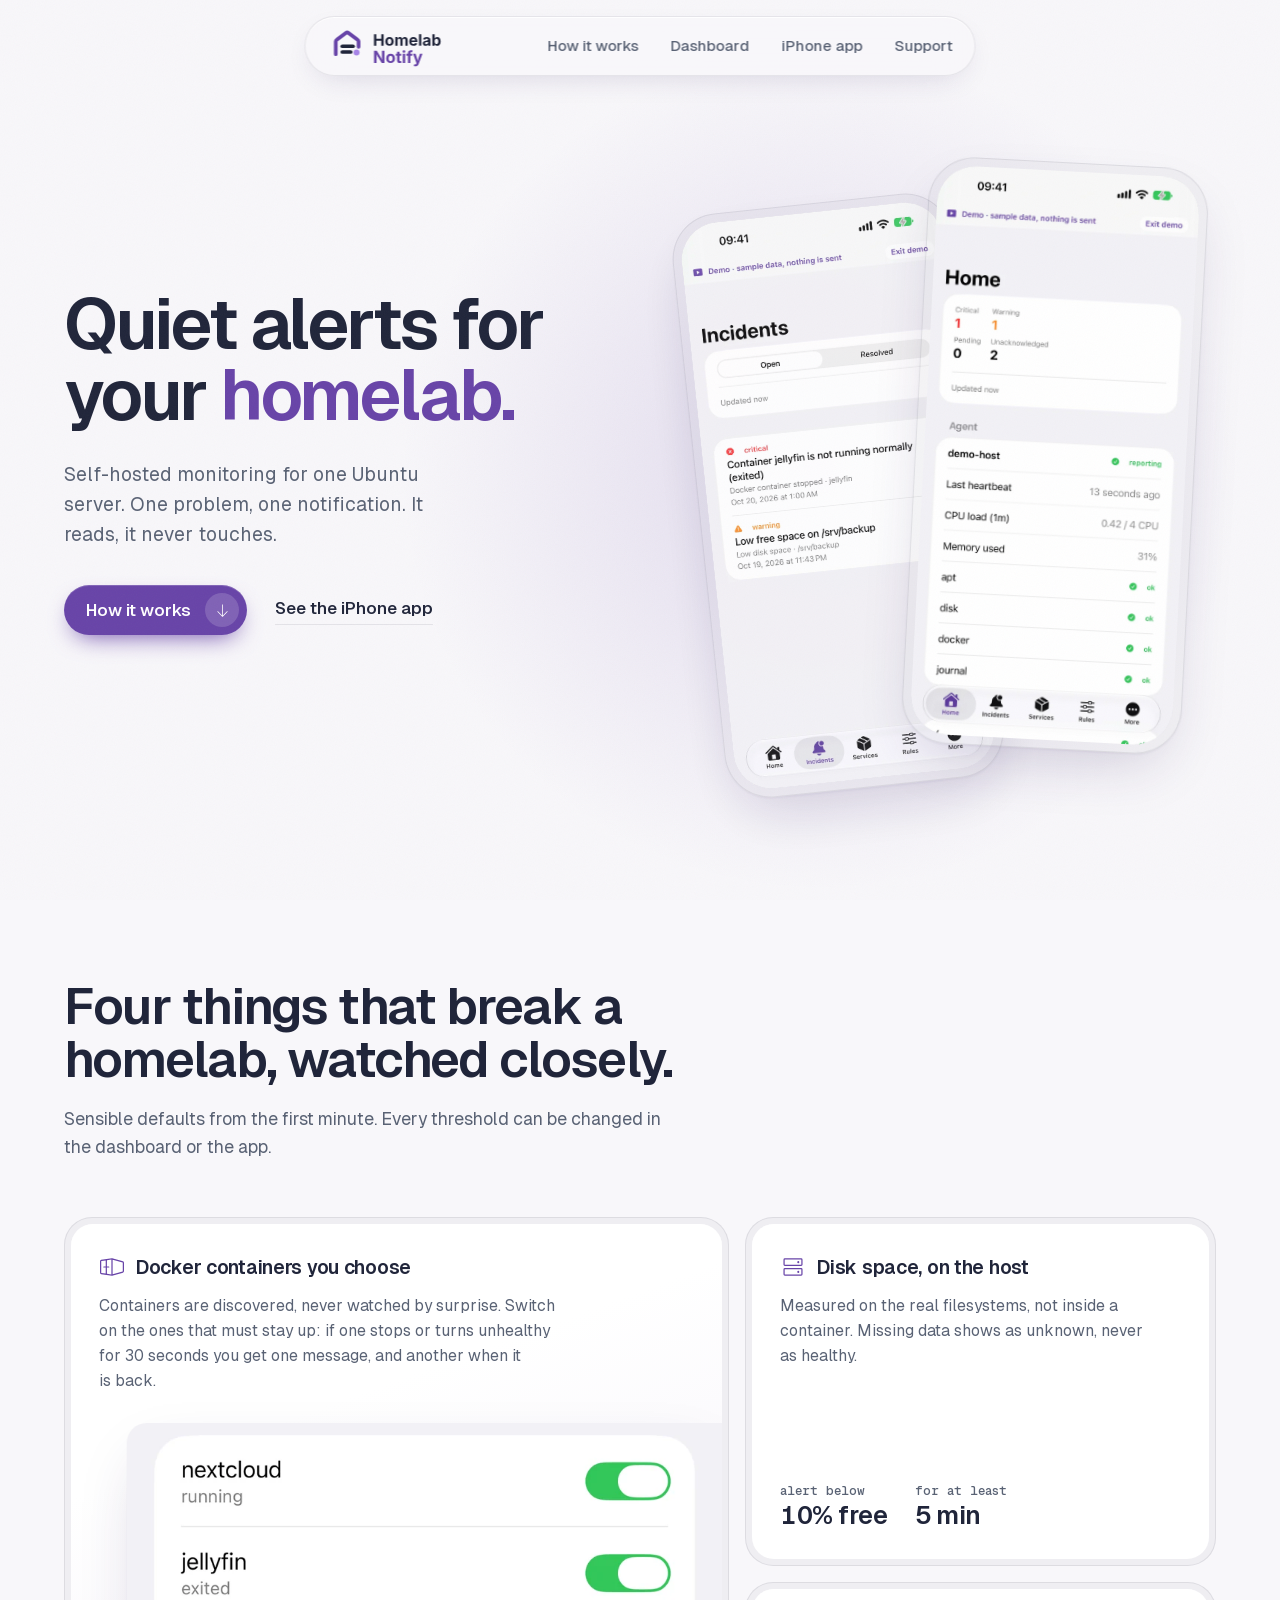
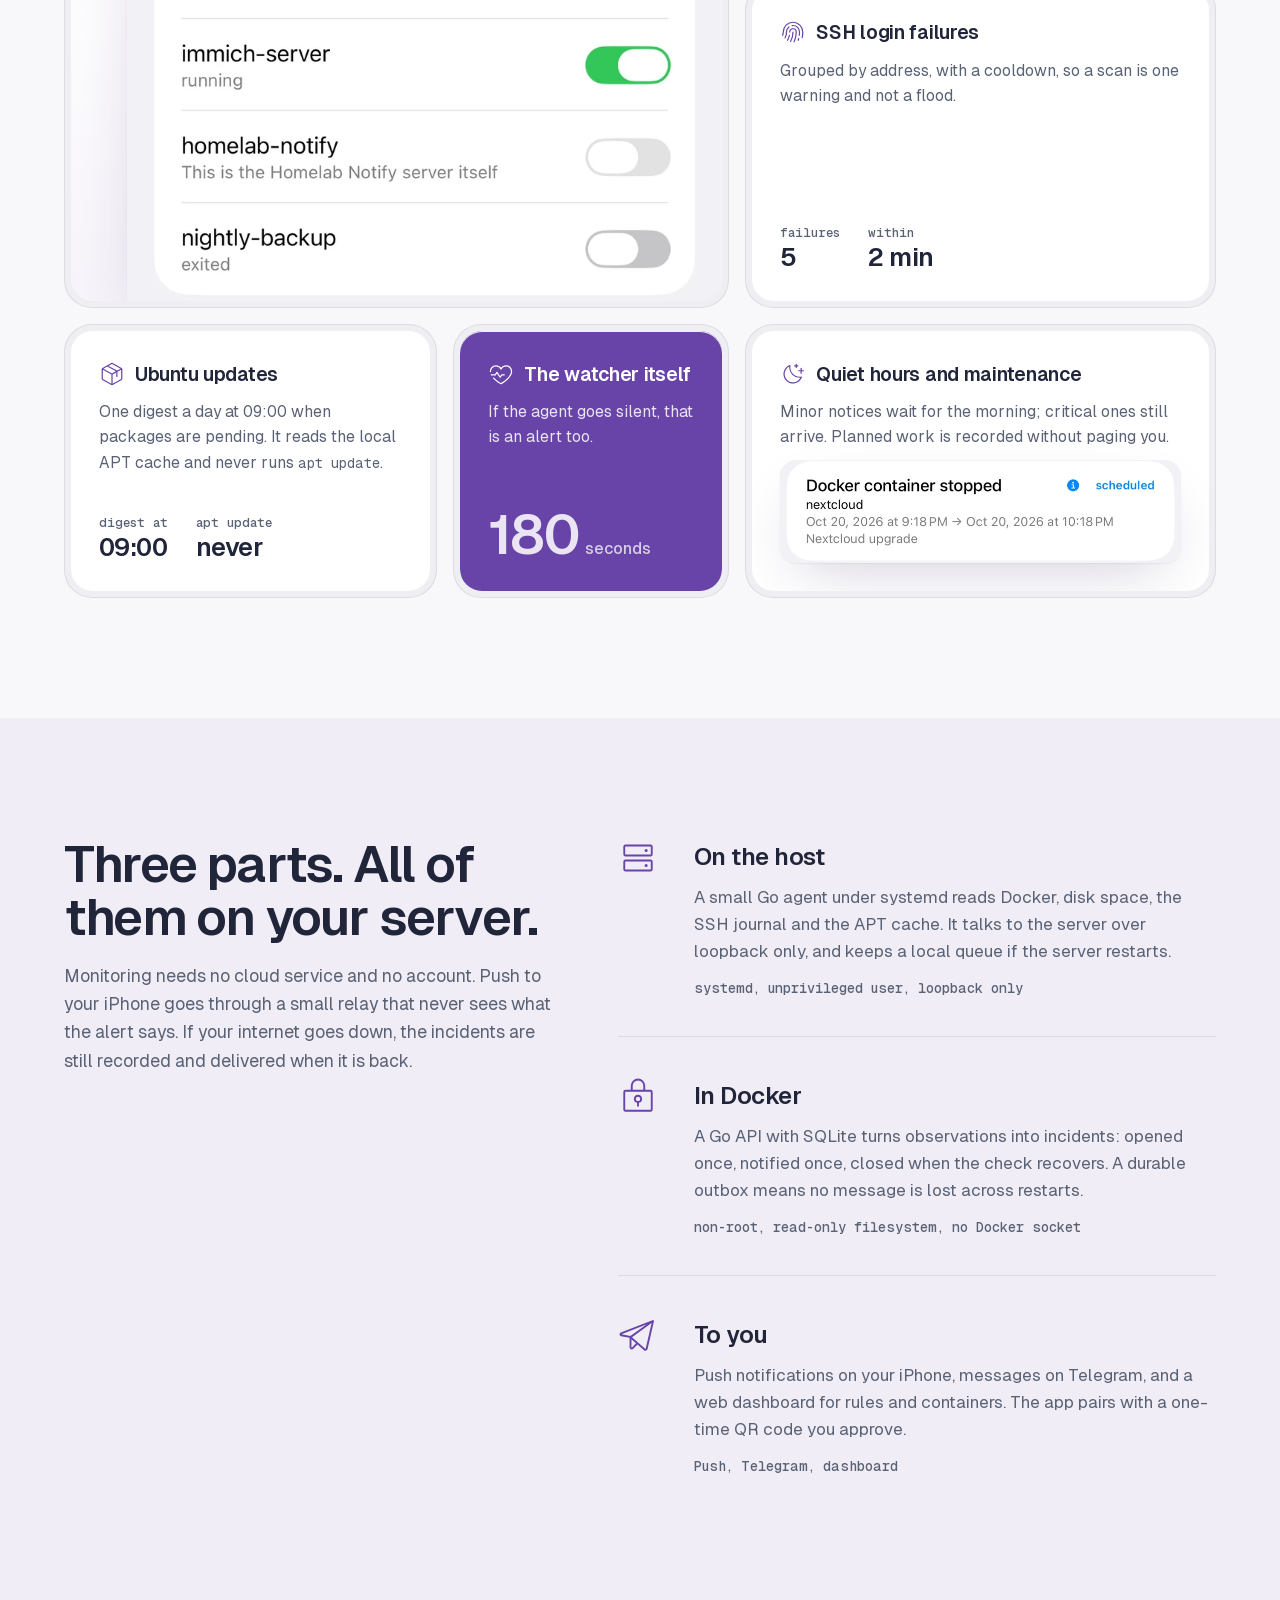
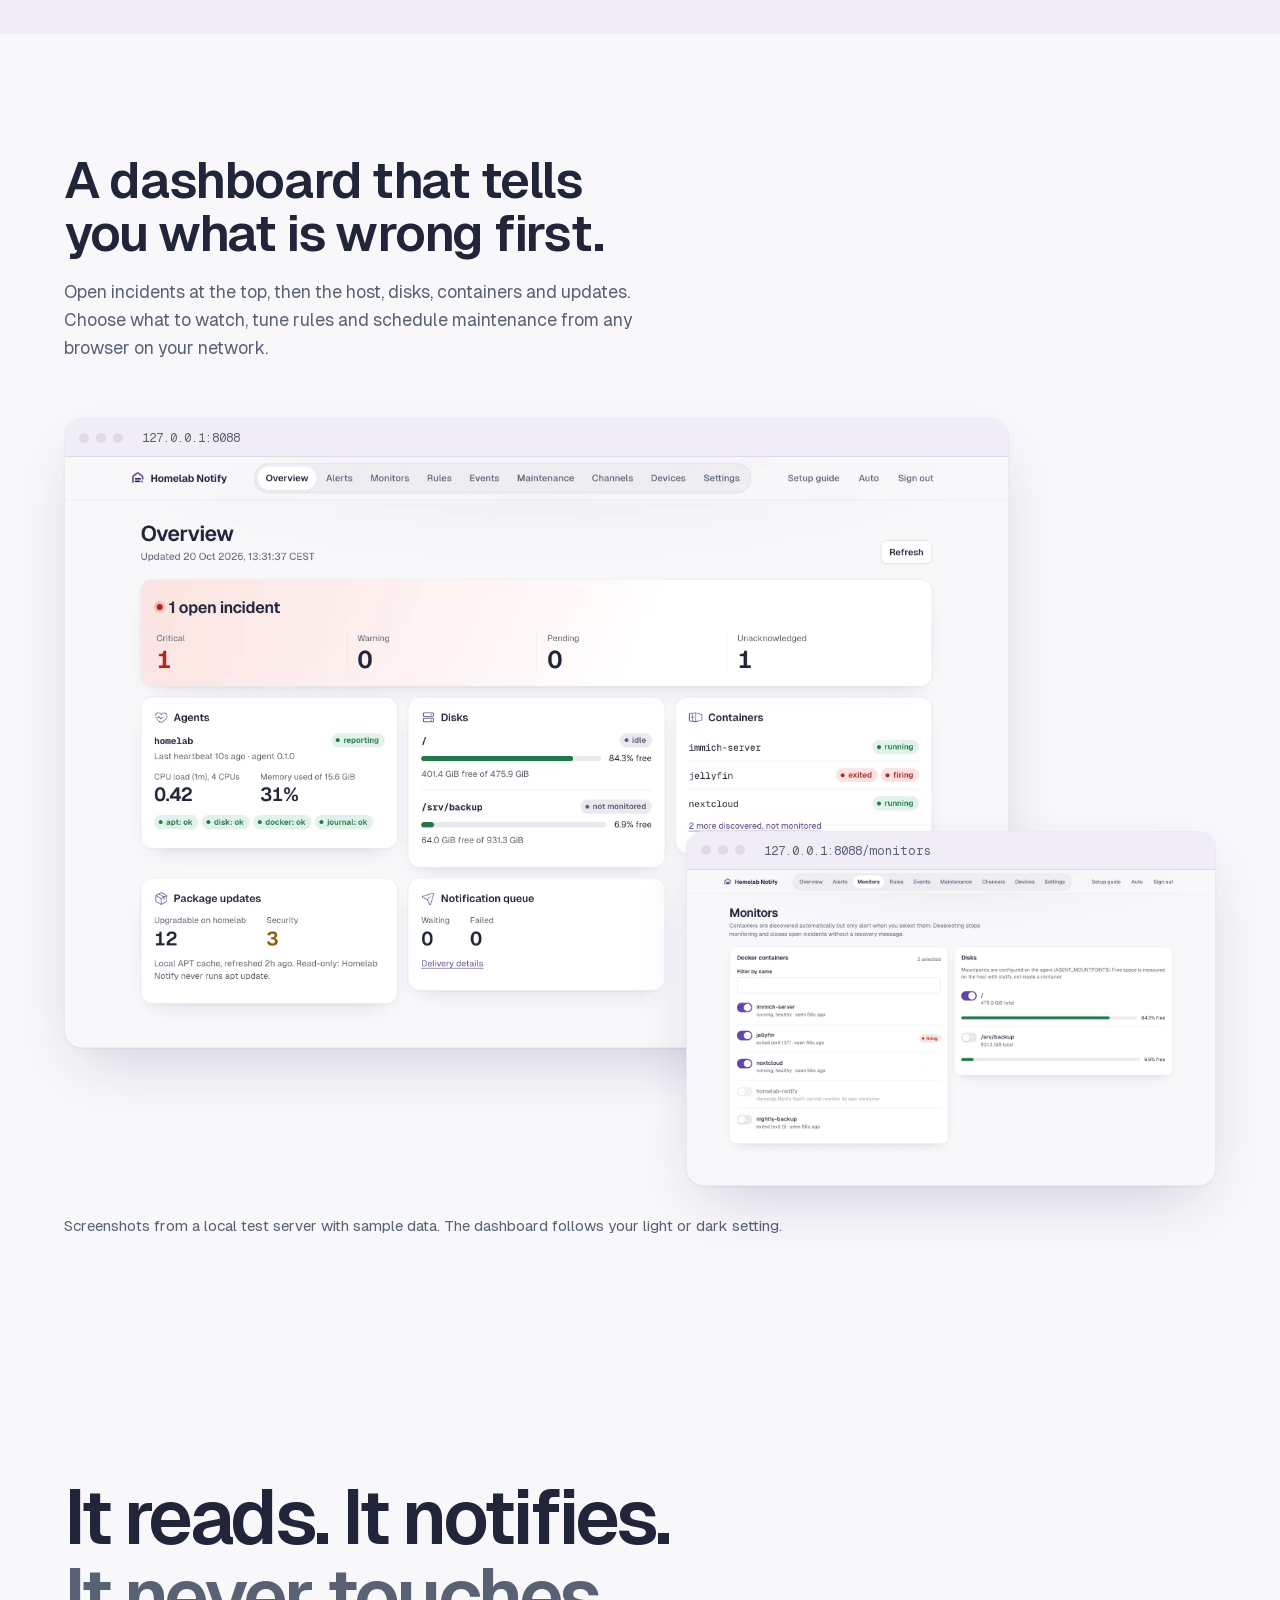
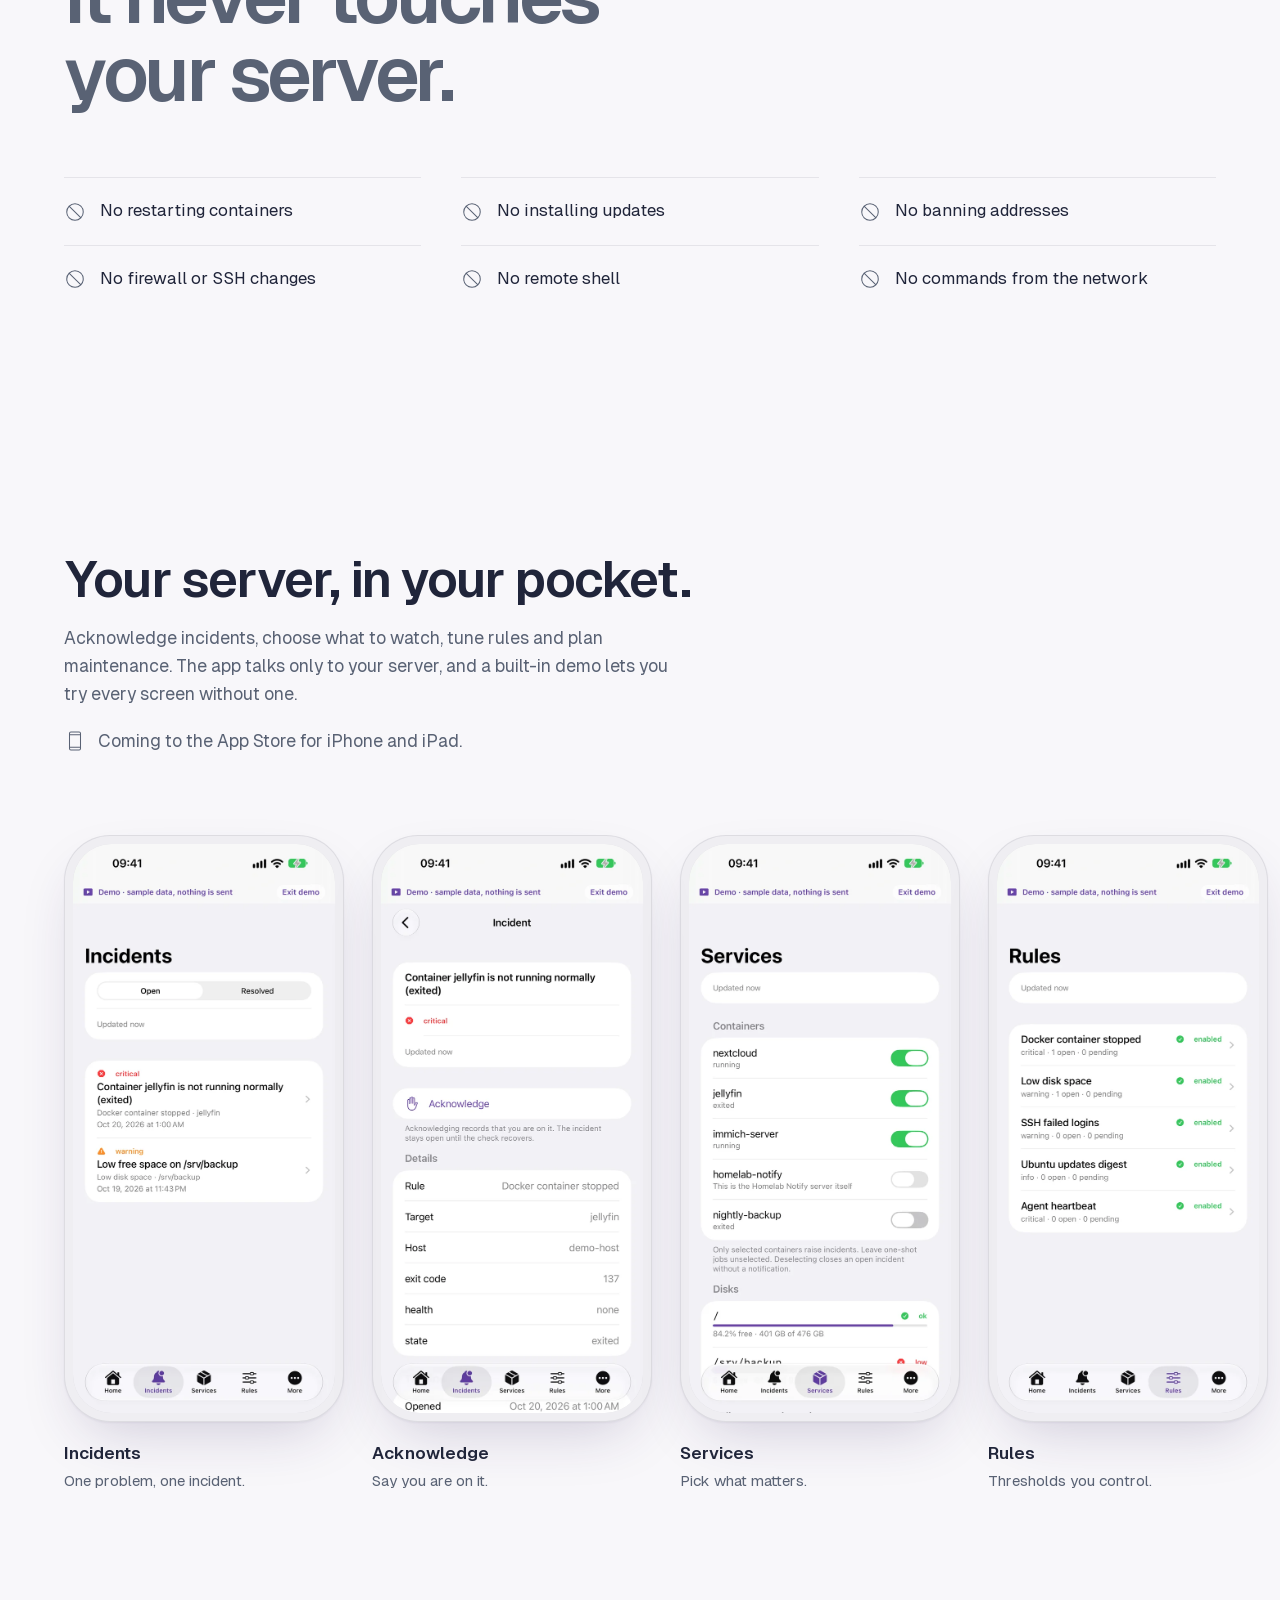
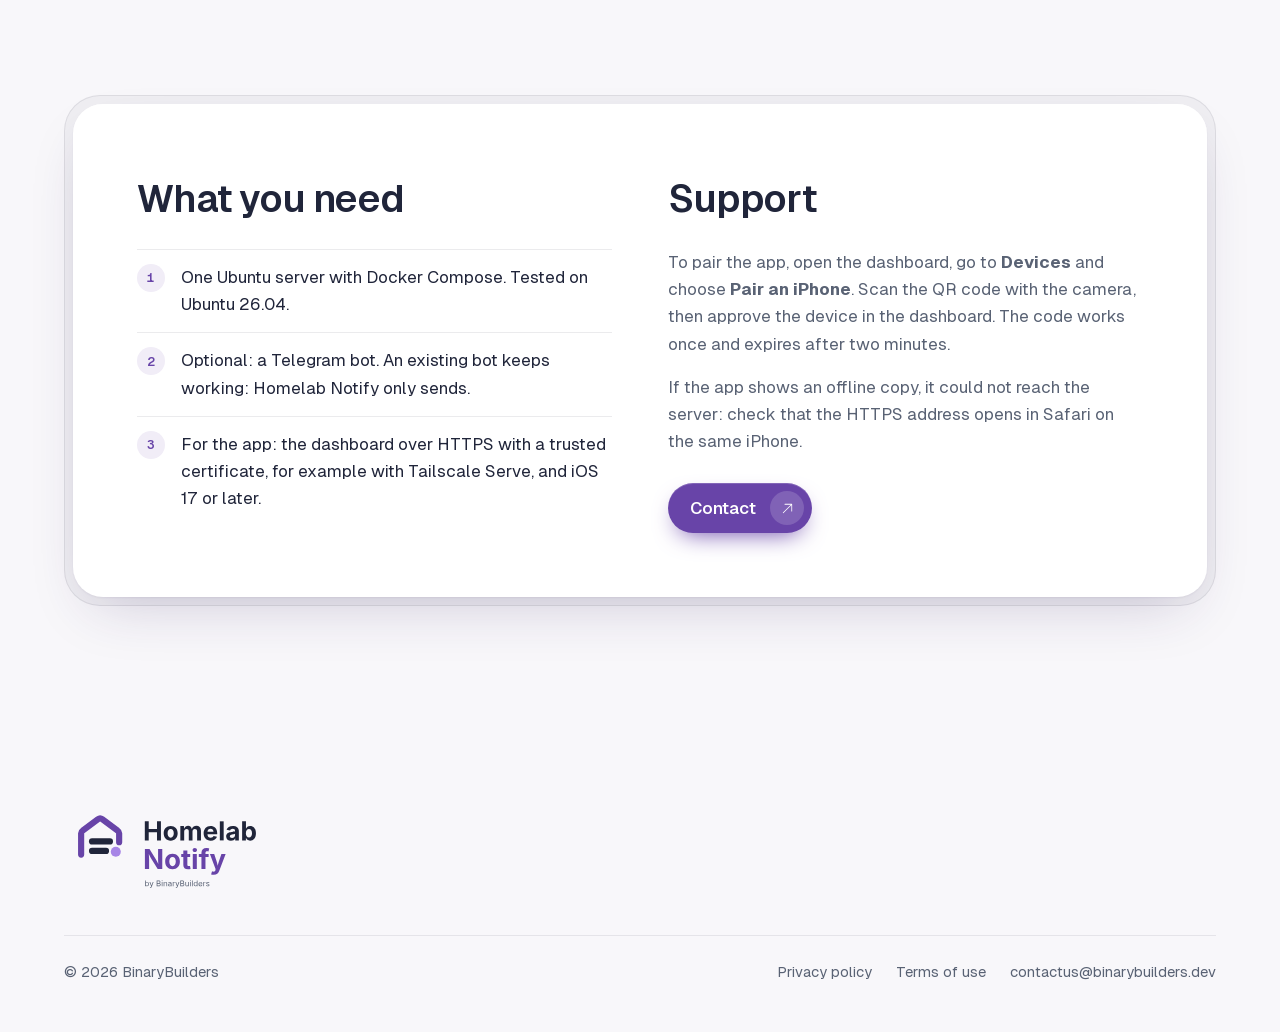
<file: index.html>
<!doctype html>
<html lang="en">
<head>
<meta charset="utf-8">
<meta name="viewport" content="width=device-width, initial-scale=1">
<title>Homelab Notify: quiet alerts for your homelab</title>
<meta name="description" content="Self-hosted, read-only monitoring for one Ubuntu server. Docker containers, disk space, SSH failures and Ubuntu updates, one notification per problem on your iPhone or Telegram.">
<meta name="theme-color" content="#f8f7fa" media="(prefers-color-scheme: light)">
<meta name="theme-color" content="#15121b" media="(prefers-color-scheme: dark)">
<meta property="og:title" content="Homelab Notify">
<meta property="og:description" content="Quiet alerts for your homelab. Self-hosted and read-only.">
<meta property="og:image" content="https://binary-builderss.github.io/HomeLab-Notify/assets/og.png">
<meta property="og:url" content="https://binary-builderss.github.io/HomeLab-Notify/">
<meta property="og:type" content="website">
<meta name="twitter:card" content="summary_large_image">
<link rel="icon" href="assets/favicon-auto.svg" type="image/svg+xml">
<link rel="icon" href="assets/favicon-light.ico" sizes="any">
<link rel="apple-touch-icon" href="assets/apple-touch-icon.png">
<link rel="preload" href="assets/fonts/Geist-Variable.woff2" as="font" type="font/woff2" crossorigin>
<link rel="stylesheet" href="style.css">
<script>document.documentElement.classList.add('js')</script>
</head>
<body>
<svg xmlns="http://www.w3.org/2000/svg" aria-hidden="true" style="position:absolute;width:0;height:0;overflow:hidden">
  <symbol id="i-shipping-container" viewBox="0 0 256 256"><path d="M235.85,72.57,129.65,42.23a6,6,0,0,0-2.5-.17L22,57.08A14.07,14.07,0,0,0,10,70.94V185.06a14.07,14.07,0,0,0,12,13.86l105.13,15a6.07,6.07,0,0,0,.85.06,6.14,6.14,0,0,0,1.65-.23l106.2-30.34A14.06,14.06,0,0,0,246,170V86A14.06,14.06,0,0,0,235.85,72.57ZM96,122H78V61.2l44-6.28V201.08L78,194.8V134H96a6,6,0,0,0,0-12ZM22,185.06V70.94a2,2,0,0,1,1.72-2l42.28-6V122H48a6,6,0,0,0,0,12H66v59.08l-42.28-6A2,2,0,0,1,22,185.06ZM234,170a2,2,0,0,1-1.45,1.92L134,200.05V56l98.55,28.16A2,2,0,0,1,234,86Z"/></symbol>
  <symbol id="i-hard-drives" viewBox="0 0 256 256"><path d="M208,138H48a14,14,0,0,0-14,14v48a14,14,0,0,0,14,14H208a14,14,0,0,0,14-14V152A14,14,0,0,0,208,138Zm2,62a2,2,0,0,1-2,2H48a2,2,0,0,1-2-2V152a2,2,0,0,1,2-2H208a2,2,0,0,1,2,2ZM208,42H48A14,14,0,0,0,34,56v48a14,14,0,0,0,14,14H208a14,14,0,0,0,14-14V56A14,14,0,0,0,208,42Zm2,62a2,2,0,0,1-2,2H48a2,2,0,0,1-2-2V56a2,2,0,0,1,2-2H208a2,2,0,0,1,2,2ZM190,80a10,10,0,1,1-10-10A10,10,0,0,1,190,80Zm0,96a10,10,0,1,1-10-10A10,10,0,0,1,190,176Z"/></symbol>
  <symbol id="i-fingerprint" viewBox="0 0 256 256"><path d="M70,128a132.68,132.68,0,0,1-14,59.58,6,6,0,0,1-5.38,3.33,6,6,0,0,1-5.36-8.67A120.74,120.74,0,0,0,58,128,69.72,69.72,0,0,1,84.25,73.36a6,6,0,0,1,7.51,9.37A57.73,57.73,0,0,0,70,128Zm58-6a6,6,0,0,0-6,6,186.07,186.07,0,0,1-23.23,90.07,6,6,0,0,0,10.5,5.82A198.14,198.14,0,0,0,134,128,6,6,0,0,0,128,122Zm0-32a38,38,0,0,0-38,38,6,6,0,0,0,12,0,26,26,0,0,1,52,0,216.06,216.06,0,0,1-20.71,92.85A6,6,0,1,0,144.16,226,227.94,227.94,0,0,0,166,128,38,38,0,0,0,128,90Zm0-64A102.11,102.11,0,0,0,26,128a90,90,0,0,1-5.12,30,6,6,0,1,0,11.31,4A101.83,101.83,0,0,0,38,128a90,90,0,0,1,180,0,284.7,284.7,0,0,1-5.33,54.84,6,6,0,0,0,4.72,7.05,6.8,6.8,0,0,0,1.17.11,6,6,0,0,0,5.88-4.84A295.92,295.92,0,0,0,230,128,102.12,102.12,0,0,0,128,26ZM94,154.13a6,6,0,0,0-7.07,4.69,152.82,152.82,0,0,1-17.44,46,6,6,0,0,0,10.4,6,164.77,164.77,0,0,0,18.8-49.65A6,6,0,0,0,94,154.13ZM128,58a70.76,70.76,0,0,0-8.75.54,6,6,0,1,0,1.49,11.91A58,58,0,0,1,186,128a252.27,252.27,0,0,1-1.94,31.26,6,6,0,0,0,5.21,6.69,6.59,6.59,0,0,0,.75,0,6,6,0,0,0,5.95-5.26A266.46,266.46,0,0,0,198,128,70.08,70.08,0,0,0,128,58ZM185.44,186.2a6,6,0,0,0-7.31,4.31c-1.47,5.74-3.18,11.49-5.06,17.09a6,6,0,0,0,11.38,3.82c2-5.88,3.75-11.9,5.3-17.92A6,6,0,0,0,185.44,186.2Z"/></symbol>
  <symbol id="i-package" viewBox="0 0 256 256"><path d="M222.72,67.91l-88-48.18a13.9,13.9,0,0,0-13.44,0l-88,48.18A14,14,0,0,0,26,80.18v95.64a14,14,0,0,0,7.28,12.27l88,48.18a13.92,13.92,0,0,0,13.44,0l88-48.18A14,14,0,0,0,230,175.82V80.18A14,14,0,0,0,222.72,67.91ZM127,30.25a2,2,0,0,1,1.92,0L212.51,76,178.57,94.57,94.05,48.31ZM122,223,39,177.57a2,2,0,0,1-1-1.75V86.66l84,46ZM43.49,76,81.56,55.15l84.51,46.26L128,122.24ZM218,175.82a2,2,0,0,1-1,1.75h0L134,223V132.64l36-19.71V152a6,6,0,0,0,12,0V106.37l36-19.71Z"/></symbol>
  <symbol id="i-heartbeat" viewBox="0 0 256 256"><path d="M72,142H32a6,6,0,0,1,0-12H68.79L83,108.67a6,6,0,0,1,10,0l27,40.51,11-16.51a6,6,0,0,1,5-2.67h24a6,6,0,0,1,0,12H139.21L125,163.33a6,6,0,0,1-10,0L88,122.82,77,139.33A6,6,0,0,1,72,142ZM178,42c-21,0-39.26,9.47-50,25.34C117.26,51.47,99,42,78,42a60.07,60.07,0,0,0-60,60q0,1.09,0,2.19a6,6,0,0,0,12-.38c0-.6,0-1.21,0-1.81A48.05,48.05,0,0,1,78,54c20.28,0,37.31,10.83,44.45,28.27a6,6,0,0,0,11.1,0C140.69,64.83,157.72,54,178,54a48.05,48.05,0,0,1,48,48c0,55.73-81.61,105.65-98,115.11-9.84-5.66-43.09-25.82-68.16-53.16a6,6,0,1,0-8.84,8.1c30.94,33.77,72.41,56.29,74.16,57.23a6,6,0,0,0,5.68,0,334.68,334.68,0,0,0,53.06-37C219.8,161.59,238,131.2,238,102A60.07,60.07,0,0,0,178,42Z"/></symbol>
  <symbol id="i-moon-stars" viewBox="0 0 256 256"><path d="M238,96a6,6,0,0,1-6,6H214v18a6,6,0,0,1-12,0V102H184a6,6,0,0,1,0-12h18V72a6,6,0,0,1,12,0V90h18A6,6,0,0,1,238,96ZM144,54h10V64a6,6,0,0,0,12,0V54h10a6,6,0,0,0,0-12H166V32a6,6,0,0,0-12,0V42H144a6,6,0,0,0,0,12Zm71.25,100.28a6,6,0,0,1,1.07,6A94,94,0,1,1,95.76,39.68a6,6,0,0,1,7.94,6.79A90.11,90.11,0,0,0,192,154a90.9,90.9,0,0,0,17.53-1.7A6,6,0,0,1,215.25,154.28Zm-14.37,11.34q-4.42.38-8.88.38A102.12,102.12,0,0,1,90,64q0-4.45.38-8.88a82,82,0,1,0,110.5,110.5Z"/></symbol>
  <symbol id="i-arrow-up-right" viewBox="0 0 256 256"><path d="M198,64V168a6,6,0,0,1-12,0V78.48L68.24,196.24a6,6,0,0,1-8.48-8.48L177.52,70H88a6,6,0,0,1,0-12H192A6,6,0,0,1,198,64Z"/></symbol>
  <symbol id="i-arrow-down" viewBox="0 0 256 256"><path d="M204.24,148.24l-72,72a6,6,0,0,1-8.48,0l-72-72a6,6,0,0,1,8.48-8.48L122,201.51V40a6,6,0,0,1,12,0V201.51l61.76-61.75a6,6,0,0,1,8.48,8.48Z"/></symbol>
  <symbol id="i-telegram-logo" viewBox="0 0 256 256"><path d="M227.57,27.7a7,7,0,0,0-7.13-1.22L17.78,105.79a12.23,12.23,0,0,0,2.1,23.39L74,139.81V200a14,14,0,0,0,24.08,9.71l26.64-27.63,41.58,36.45a13.9,13.9,0,0,0,9.2,3.49,14.33,14.33,0,0,0,4.36-.69,13.86,13.86,0,0,0,9.34-10.17L229.82,34.57A7,7,0,0,0,227.57,27.7ZM22.05,117.37h0a.46.46,0,0,1,0-.32.51.51,0,0,1,.15-.08L181.91,54.45l-103.3,74L22.2,117.41Zm67.39,84A2,2,0,0,1,86,200V148.11l29.69,26Zm88.07,7.08a1.93,1.93,0,0,1-1.34,1.44,2,2,0,0,1-2-.4L89.64,135.34,215,45.5Z"/></symbol>
  <symbol id="i-device-mobile" viewBox="0 0 256 256"><path d="M176,18H80A22,22,0,0,0,58,40V216a22,22,0,0,0,22,22h96a22,22,0,0,0,22-22V40A22,22,0,0,0,176,18ZM70,62H186V194H70ZM80,30h96a10,10,0,0,1,10,10V50H70V40A10,10,0,0,1,80,30Zm96,196H80a10,10,0,0,1-10-10V206H186v10A10,10,0,0,1,176,226Z"/></symbol>
  <symbol id="i-prohibit" viewBox="0 0 256 256"><path d="M128,26A102,102,0,1,0,230,128,102.12,102.12,0,0,0,128,26Zm90,102a89.6,89.6,0,0,1-22.29,59.22L68.78,60.29A89.95,89.95,0,0,1,218,128ZM38,128A89.6,89.6,0,0,1,60.29,68.78L187.22,195.71A89.95,89.95,0,0,1,38,128Z"/></symbol>
  <symbol id="i-lock-key" viewBox="0 0 256 256"><path d="M208,82H174V56a46,46,0,0,0-92,0V82H48A14,14,0,0,0,34,96V208a14,14,0,0,0,14,14H208a14,14,0,0,0,14-14V96A14,14,0,0,0,208,82ZM94,56a34,34,0,0,1,68,0V82H94ZM210,208a2,2,0,0,1-2,2H48a2,2,0,0,1-2-2V96a2,2,0,0,1,2-2H208a2,2,0,0,1,2,2Zm-82-94a26,26,0,0,0-6,51.29V184a6,6,0,0,0,12,0V165.29A26,26,0,0,0,128,114Zm0,40a14,14,0,1,1,14-14A14,14,0,0,1,128,154Z"/></symbol>
</svg>
<a class="skip" href="#main">Skip to content</a>

<nav class="nav" aria-label="Main">
  <a class="brand" href="./" aria-label="Homelab Notify home">
    <picture>
      <source media="(prefers-color-scheme: dark)" srcset="assets/logo-nav-dark.svg">
      <img src="assets/logo-nav-light.svg" alt="Homelab Notify" width="180" height="42">
    </picture>
  </a>
  <ul>
    <li class="optional"><a href="#how">How it works</a></li>
    <li class="optional"><a href="#dashboard">Dashboard</a></li>
    <li><a href="#app">iPhone app</a></li>
    <li><a href="#support">Support</a></li>
  </ul>
</nav>

<main id="main">
  <div class="wrap hero">
    <div>
      <h1 class="rise">Quiet alerts for your <em>homelab.</em></h1>
      <p class="lead rise" style="--i:1">Self-hosted monitoring for one Ubuntu server. One problem, one notification. It reads, it never touches.</p>
      <div class="actions rise" style="--i:2">
        <a class="button down" href="#how">How it works <span class="knob"><svg class="icon" aria-hidden="true"><use href="#i-arrow-down"/></svg></span></a>
        <a class="link" href="#app">See the iPhone app</a>
      </div>
    </div>
    <div class="stack">
      <div class="device back"><img src="assets/screens/02-incidents.webp" width="640" height="1391" alt="Incidents on the iPhone: a critical container incident and a low disk space warning."></div>
      <div class="device front"><img src="assets/screens/01-home.webp" width="640" height="1391" alt="The Home screen: one critical and one warning incident, the host agent reporting, every collector ok." fetchpriority="high"></div>
    </div>
  </div>

  <section id="watch">
    <div class="wrap">
      <div class="section-head reveal">
        <h2>Four things that break a homelab, watched closely.</h2>
        <p>Sensible defaults from the first minute. Every threshold can be changed in the dashboard or the app.</p>
      </div>
      <div class="bento">
        <article class="tile t-docker reveal">
          <div class="core">
            <h3><svg class="icon" aria-hidden="true"><use href="#i-shipping-container"/></svg>Docker containers you choose</h3>
            <p>Containers are discovered, never watched by surprise. Switch on the ones that must stay up: if one stops or turns unhealthy for 30 seconds you get one message, and another when it is back.</p>
            <div class="shot"><img src="assets/screens/crop-containers.webp" width="800" height="642" loading="lazy" alt="Container switches in the app: nextcloud, jellyfin and immich-server watched, the Homelab Notify server and a nightly backup job left off."></div>
          </div>
        </article>
        <article class="tile t-disk reveal" style="--i:1">
          <div class="core">
            <h3><svg class="icon" aria-hidden="true"><use href="#i-hard-drives"/></svg>Disk space, on the host</h3>
            <p>Measured on the real filesystems, not inside a container. Missing data shows as unknown, never as healthy.</p>
            <dl class="facts"><div><dt>alert below</dt><dd>10% free</dd></div><div><dt>for at least</dt><dd>5 min</dd></div></dl>
          </div>
        </article>
        <article class="tile t-ssh reveal" style="--i:2">
          <div class="core">
            <h3><svg class="icon" aria-hidden="true"><use href="#i-fingerprint"/></svg>SSH login failures</h3>
            <p>Grouped by address, with a cooldown, so a scan is one warning and not a flood.</p>
            <dl class="facts"><div><dt>failures</dt><dd>5</dd></div><div><dt>within</dt><dd>2 min</dd></div></dl>
          </div>
        </article>
        <article class="tile t-apt reveal">
          <div class="core">
            <h3><svg class="icon" aria-hidden="true"><use href="#i-package"/></svg>Ubuntu updates</h3>
            <p>One digest a day at 09:00 when packages are pending. It reads the local APT cache and never runs <code>apt update</code>.</p>
            <dl class="facts"><div><dt>digest at</dt><dd>09:00</dd></div><div><dt>apt update</dt><dd>never</dd></div></dl>
          </div>
        </article>
        <article class="tile t-agent reveal" style="--i:1">
          <div class="core">
            <h3><svg class="icon" aria-hidden="true"><use href="#i-heartbeat"/></svg>The watcher itself</h3>
            <p>If the agent goes silent, that is an alert too.</p>
            <p class="big">180<small>seconds</small></p>
          </div>
        </article>
        <article class="tile t-quiet reveal" style="--i:2">
          <div class="core">
            <h3><svg class="icon" aria-hidden="true"><use href="#i-moon-stars"/></svg>Quiet hours and maintenance</h3>
            <p>Minor notices wait for the morning; critical ones still arrive. Planned work is recorded without paging you.</p>
            <div class="shot"><img src="assets/screens/crop-maintenance.webp" width="800" height="206" loading="lazy" alt="A scheduled maintenance window for the nextcloud container in the app."></div>
          </div>
        </article>
      </div>
    </div>
  </section>

  <section id="how" class="how">
    <div class="wrap split">
      <div class="sticky reveal">
        <h2>Three parts. All of them on your server.</h2>
        <p>Monitoring needs no cloud service and no account. Push to your iPhone goes through a small relay that never sees what the alert says. If your internet goes down, the incidents are still recorded and delivered when it is back.</p>
      </div>
      <ol class="parts">
        <li class="reveal">
          <svg class="icon" aria-hidden="true"><use href="#i-hard-drives"/></svg>
          <div>
            <h3>On the host</h3>
            <p>A small Go agent under systemd reads Docker, disk space, the SSH journal and the APT cache. It talks to the server over loopback only, and keeps a local queue if the server restarts.</p>
            <p class="tech">systemd, unprivileged user, loopback only</p>
          </div>
        </li>
        <li class="reveal">
          <svg class="icon" aria-hidden="true"><use href="#i-lock-key"/></svg>
          <div>
            <h3>In Docker</h3>
            <p>A Go API with SQLite turns observations into incidents: opened once, notified once, closed when the check recovers. A durable outbox means no message is lost across restarts.</p>
            <p class="tech">non-root, read-only filesystem, no Docker socket</p>
          </div>
        </li>
        <li class="reveal">
          <svg class="icon" aria-hidden="true"><use href="#i-telegram-logo"/></svg>
          <div>
            <h3>To you</h3>
            <p>Push notifications on your iPhone, messages on Telegram, and a web dashboard for rules and containers. The app pairs with a one-time QR code you approve.</p>
            <p class="tech">Push, Telegram, dashboard</p>
          </div>
        </li>
      </ol>
    </div>
  </section>

  <section id="dashboard" class="dash">
    <div class="wrap">
      <div class="section-head reveal">
        <h2>A dashboard that tells you what is wrong first.</h2>
        <p>Open incidents at the top, then the host, disks, containers and updates. Choose what to watch, tune rules and schedule maintenance from any browser on your network.</p>
      </div>
      <div class="windows">
        <figure class="window main reveal">
          <div class="bar" aria-hidden="true"><span></span><span></span><span></span><code>127.0.0.1:8088</code></div>
          <picture>
            <source media="(prefers-color-scheme: dark)" srcset="assets/dash/overview-dark.webp">
            <img src="assets/dash/overview-light.webp" width="1440" height="900" loading="lazy" alt="The dashboard Overview: one open critical incident, the host agent reporting with CPU and memory, disk space, watched containers with jellyfin exited, 12 package updates and an empty notification queue.">
          </picture>
        </figure>
        <figure class="window side reveal" style="--i:2">
          <div class="bar" aria-hidden="true"><span></span><span></span><span></span><code>127.0.0.1:8088/monitors</code></div>
          <picture>
            <source media="(prefers-color-scheme: dark)" srcset="assets/dash/monitors-dark.webp">
            <img src="assets/dash/monitors-light.webp" width="1440" height="860" loading="lazy" alt="The Monitors page: switches to choose which Docker containers are watched, and the disks reported by the agent.">
          </picture>
        </figure>
      </div>
      <p class="muted small-note">Screenshots from a local test server with sample data. The dashboard follows your light or dark setting.</p>
    </div>
  </section>

  <section id="principles" class="manifesto">
    <div class="wrap">
      <h2 class="reveal">It reads. It notifies. <span>It never touches your server.</span></h2>
      <ul class="never" aria-label="What Homelab Notify never does">
        <li class="reveal"><svg class="icon" aria-hidden="true"><use href="#i-prohibit"/></svg>No restarting containers</li>
        <li class="reveal" style="--i:1"><svg class="icon" aria-hidden="true"><use href="#i-prohibit"/></svg>No installing updates</li>
        <li class="reveal" style="--i:2"><svg class="icon" aria-hidden="true"><use href="#i-prohibit"/></svg>No banning addresses</li>
        <li class="reveal"><svg class="icon" aria-hidden="true"><use href="#i-prohibit"/></svg>No firewall or SSH changes</li>
        <li class="reveal" style="--i:1"><svg class="icon" aria-hidden="true"><use href="#i-prohibit"/></svg>No remote shell</li>
        <li class="reveal" style="--i:2"><svg class="icon" aria-hidden="true"><use href="#i-prohibit"/></svg>No commands from the network</li>
      </ul>
    </div>
  </section>

  <section id="app" class="app">
    <div class="wrap"><div class="section-head reveal">
      <h2>Your server, in your pocket.</h2>
      <p>Acknowledge incidents, choose what to watch, tune rules and plan maintenance. The app talks only to your server, and a built-in demo lets you try every screen without one.</p>
      <p class="app-note"><svg class="icon" aria-hidden="true"><use href="#i-device-mobile"/></svg>Coming to the App Store for iPhone and iPad.</p>
    </div></div>
    <div class="gallery" tabindex="0" role="region" aria-label="App screenshots, scroll sideways">
      <figure class="reveal"><div class="device"><img src="assets/screens/02-incidents.webp" width="640" height="1391" loading="lazy" alt="Incidents list with a critical container incident and a low disk warning."></div><figcaption><strong>Incidents</strong><span>One problem, one incident.</span></figcaption></figure>
      <figure class="reveal" style="--i:1"><div class="device"><img src="assets/screens/03-incident.webp" width="640" height="1391" loading="lazy" alt="Incident detail for the jellyfin container with the Acknowledge button and its details."></div><figcaption><strong>Acknowledge</strong><span>Say you are on it.</span></figcaption></figure>
      <figure class="reveal" style="--i:2"><div class="device"><img src="assets/screens/04-services.webp" width="640" height="1391" loading="lazy" alt="Services screen with switches for the watched containers and disk usage."></div><figcaption><strong>Services</strong><span>Pick what matters.</span></figcaption></figure>
      <figure class="reveal" style="--i:3"><div class="device"><img src="assets/screens/05-rules.webp" width="640" height="1391" loading="lazy" alt="Rules screen listing the five default rules with their severity."></div><figcaption><strong>Rules</strong><span>Thresholds you control.</span></figcaption></figure>
      <figure class="reveal" style="--i:4"><div class="device"><img src="assets/screens/07-maintenance.webp" width="640" height="1391" loading="lazy" alt="Maintenance screen with a scheduled window for nextcloud."></div><figcaption><strong>Maintenance</strong><span>Work without pages.</span></figcaption></figure>
      <figure class="reveal" style="--i:5"><div class="device"><img src="assets/screens/06-guide.webp" width="640" height="1391" loading="lazy" alt="The built-in guide highlighting the incident summary on the Home screen."></div><figcaption><strong>Guide</strong><span>A tour on your own data.</span></figcaption></figure>
    </div>
  </section>

  <section id="support" class="start">
    <div class="wrap">
      <div class="panel reveal">
        <div class="core">
          <div>
            <h2>What you need</h2>
            <ol class="needs">
              <li>One Ubuntu server with Docker Compose. Tested on Ubuntu 26.04.</li>
              <li>Optional: a Telegram bot. An existing bot keeps working: Homelab Notify only sends.</li>
              <li>For the app: the dashboard over HTTPS with a trusted certificate, for example with Tailscale Serve, and iOS 17 or later.</li>
            </ol>
          </div>
          <div class="support">
            <h2>Support</h2>
            <p>To pair the app, open the dashboard, go to <strong>Devices</strong> and choose <strong>Pair an iPhone</strong>. Scan the QR code with the camera, then approve the device in the dashboard. The code works once and expires after two minutes.</p>
            <p>If the app shows an offline copy, it could not reach the server: check that the HTTPS address opens in Safari on the same iPhone.</p>
            <a class="button" href="mailto:contactus@binarybuilders.dev">Contact <span class="knob"><svg class="icon" aria-hidden="true"><use href="#i-arrow-up-right"/></svg></span></a>
          </div>
        </div>
      </div>
    </div>
  </section>
</main>

<footer>
  <div class="wrap">
    <a class="logo" href="./" aria-label="Homelab Notify home">
      <picture>
        <source media="(prefers-color-scheme: dark)" srcset="assets/logo-dark.svg">
        <img src="assets/logo-light.svg" alt="Homelab Notify by BinaryBuilders" width="300" height="89" loading="lazy">
      </picture>
    </a>
    <nav aria-label="Legal">
      <span>© 2026 BinaryBuilders</span>
      <div>
        <a href="privacy.html">Privacy policy</a>
        <a href="https://www.apple.com/legal/internet-services/itunes/dev/stdeula/">Terms of use</a>
        <a href="mailto:contactus@binarybuilders.dev">contactus@binarybuilders.dev</a>
      </div>
    </nav>
  </div>
</footer>

<script>
  // Reveal sections as they enter the viewport; everything stays visible without JS.
  const io = new IntersectionObserver((entries) => {
    for (const e of entries) if (e.isIntersecting) { e.target.classList.add('in'); io.unobserve(e.target) }
  }, { rootMargin: '0px 0px -10% 0px' })
  document.querySelectorAll('.reveal').forEach((el) => io.observe(el))
</script>
</body>
</html>
</file>
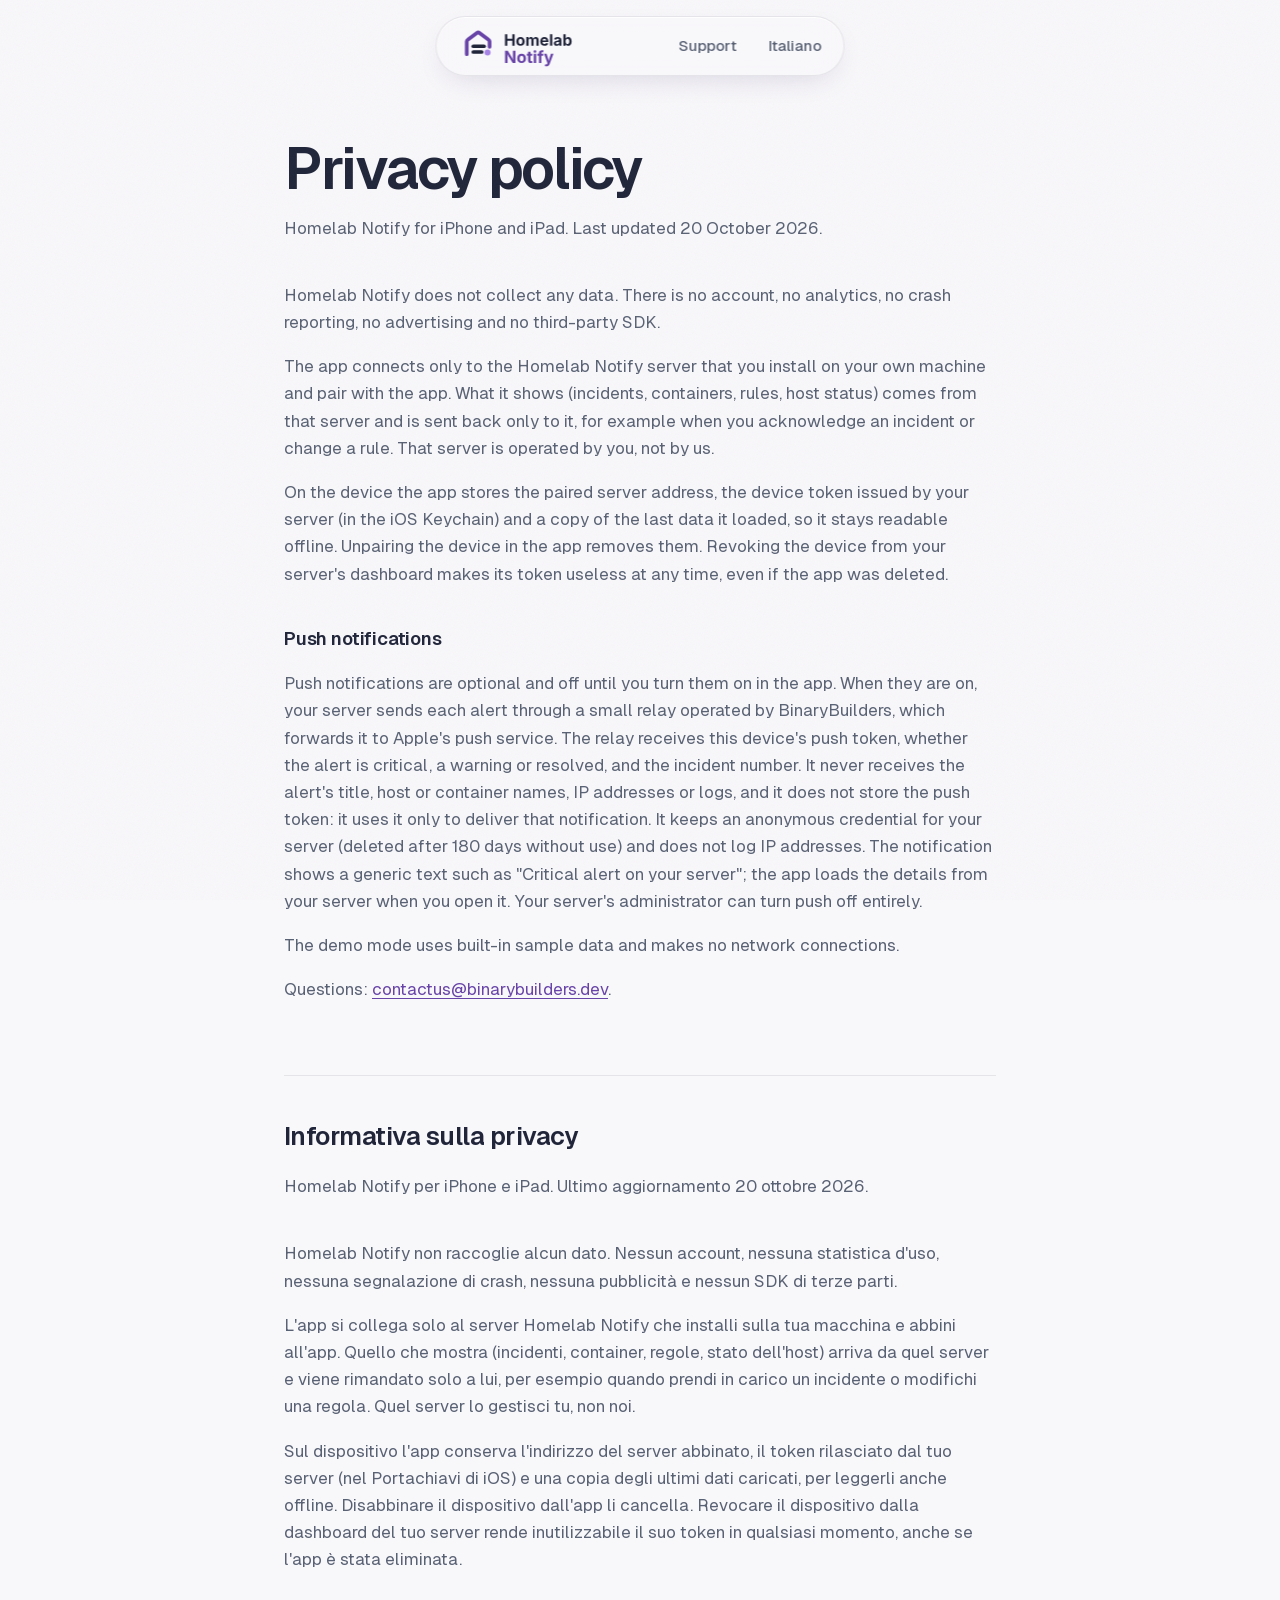
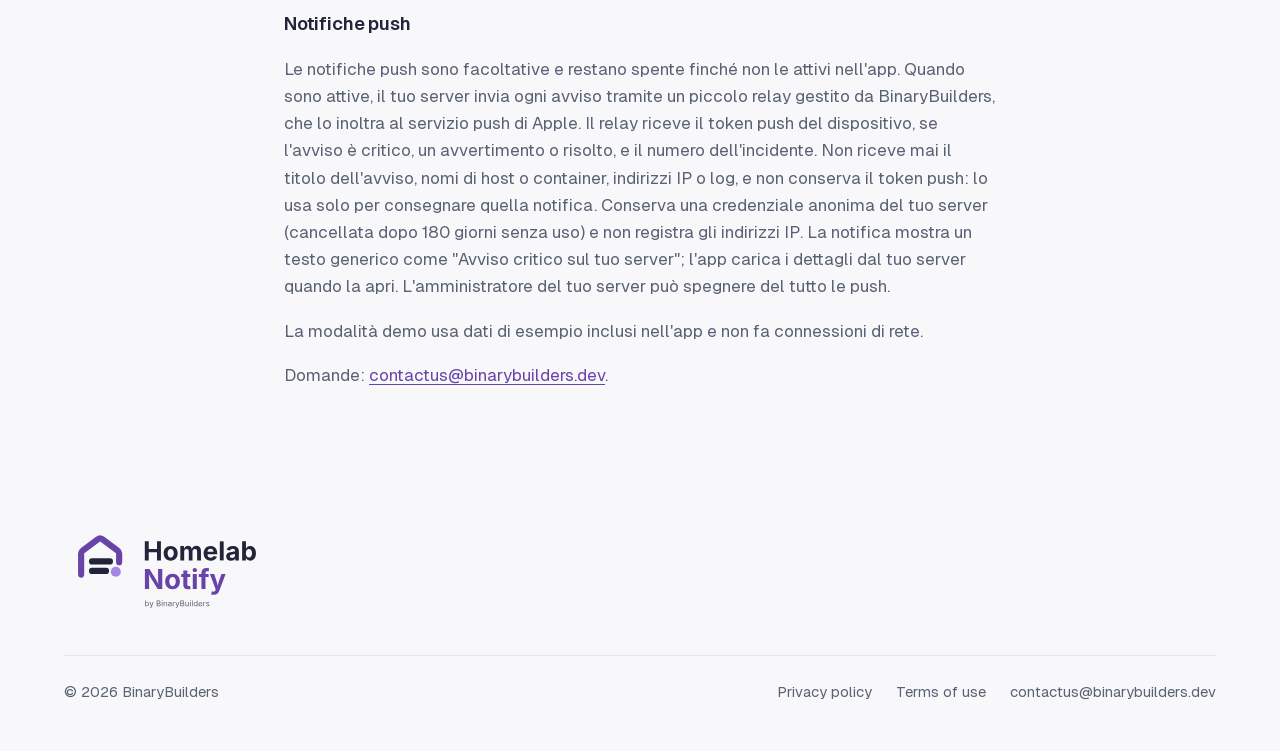
<file: privacy.html>
<!doctype html>
<html lang="en">
<head>
<meta charset="utf-8">
<meta name="viewport" content="width=device-width, initial-scale=1">
<title>Privacy policy: Homelab Notify</title>
<meta name="description" content="Homelab Notify does not collect any data. The app talks only to the server you run.">
<meta name="theme-color" content="#f8f7fa" media="(prefers-color-scheme: light)">
<meta name="theme-color" content="#15121b" media="(prefers-color-scheme: dark)">
<link rel="icon" href="assets/favicon-auto.svg" type="image/svg+xml">
<link rel="icon" href="assets/favicon-light.ico" sizes="any">
<link rel="apple-touch-icon" href="assets/apple-touch-icon.png">
<link rel="stylesheet" href="style.css">
</head>
<body>
<a class="skip" href="#main">Skip to content</a>

<nav class="nav" aria-label="Main">
  <a class="brand" href="./" aria-label="Homelab Notify home">
    <picture>
      <source media="(prefers-color-scheme: dark)" srcset="assets/logo-nav-dark.svg">
      <img src="assets/logo-nav-light.svg" alt="Homelab Notify" width="180" height="42">
    </picture>
  </a>
  <ul>
    <li><a href="./#support">Support</a></li>
    <li><a href="#it" lang="it">Italiano</a></li>
  </ul>
</nav>

<main id="main" class="wrap doc">
  <h1>Privacy policy</h1>
  <p class="meta">Homelab Notify for iPhone and iPad. Last updated 20 October 2026.</p>
  <p>Homelab Notify does not collect any data. There is no account, no analytics, no crash reporting, no advertising and no third-party SDK.</p>
  <p>The app connects only to the Homelab Notify server that you install on your own machine and pair with the app. What it shows (incidents, containers, rules, host status) comes from that server and is sent back only to it, for example when you acknowledge an incident or change a rule. That server is operated by you, not by us.</p>
  <p>On the device the app stores the paired server address, the device token issued by your server (in the iOS Keychain) and a copy of the last data it loaded, so it stays readable offline. Unpairing the device in the app removes them. Revoking the device from your server's dashboard makes its token useless at any time, even if the app was deleted.</p>
  <h3>Push notifications</h3>
  <p>Push notifications are optional and off until you turn them on in the app. When they are on, your server sends each alert through a small relay operated by BinaryBuilders, which forwards it to Apple's push service. The relay receives this device's push token, whether the alert is critical, a warning or resolved, and the incident number. It never receives the alert's title, host or container names, IP addresses or logs, and it does not store the push token: it uses it only to deliver that notification. It keeps an anonymous credential for your server (deleted after 180 days without use) and does not log IP addresses. The notification shows a generic text such as "Critical alert on your server"; the app loads the details from your server when you open it. Your server's administrator can turn push off entirely.</p>
  <p>The demo mode uses built-in sample data and makes no network connections.</p>
  <p>Questions: <a href="mailto:contactus@binarybuilders.dev">contactus@binarybuilders.dev</a>.</p>

  <div lang="it">
    <h2 id="it">Informativa sulla privacy</h2>
    <p class="meta">Homelab Notify per iPhone e iPad. Ultimo aggiornamento 20 ottobre 2026.</p>
    <p>Homelab Notify non raccoglie alcun dato. Nessun account, nessuna statistica d'uso, nessuna segnalazione di crash, nessuna pubblicità e nessun SDK di terze parti.</p>
    <p>L'app si collega solo al server Homelab Notify che installi sulla tua macchina e abbini all'app. Quello che mostra (incidenti, container, regole, stato dell'host) arriva da quel server e viene rimandato solo a lui, per esempio quando prendi in carico un incidente o modifichi una regola. Quel server lo gestisci tu, non noi.</p>
    <p>Sul dispositivo l'app conserva l'indirizzo del server abbinato, il token rilasciato dal tuo server (nel Portachiavi di iOS) e una copia degli ultimi dati caricati, per leggerli anche offline. Disabbinare il dispositivo dall'app li cancella. Revocare il dispositivo dalla dashboard del tuo server rende inutilizzabile il suo token in qualsiasi momento, anche se l'app è stata eliminata.</p>
    <h3>Notifiche push</h3>
    <p>Le notifiche push sono facoltative e restano spente finché non le attivi nell'app. Quando sono attive, il tuo server invia ogni avviso tramite un piccolo relay gestito da BinaryBuilders, che lo inoltra al servizio push di Apple. Il relay riceve il token push del dispositivo, se l'avviso è critico, un avvertimento o risolto, e il numero dell'incidente. Non riceve mai il titolo dell'avviso, nomi di host o container, indirizzi IP o log, e non conserva il token push: lo usa solo per consegnare quella notifica. Conserva una credenziale anonima del tuo server (cancellata dopo 180 giorni senza uso) e non registra gli indirizzi IP. La notifica mostra un testo generico come "Avviso critico sul tuo server"; l'app carica i dettagli dal tuo server quando la apri. L'amministratore del tuo server può spegnere del tutto le push.</p>
    <p>La modalità demo usa dati di esempio inclusi nell'app e non fa connessioni di rete.</p>
    <p>Domande: <a href="mailto:contactus@binarybuilders.dev">contactus@binarybuilders.dev</a>.</p>
  </div>
</main>

<footer>
  <div class="wrap">
    <a class="logo" href="./" aria-label="Homelab Notify home">
      <picture>
        <source media="(prefers-color-scheme: dark)" srcset="assets/logo-dark.svg">
        <img src="assets/logo-light.svg" alt="Homelab Notify by BinaryBuilders" width="300" height="89" loading="lazy">
      </picture>
    </a>
    <nav aria-label="Legal">
      <span>© 2026 BinaryBuilders</span>
      <div>
        <a href="privacy.html" aria-current="page">Privacy policy</a>
        <a href="https://www.apple.com/legal/internet-services/itunes/dev/stdeula/">Terms of use</a>
        <a href="mailto:contactus@binarybuilders.dev">contactus@binarybuilders.dev</a>
      </div>
    </nav>
  </div>
</footer>
</body>
</html>
</file>
<file: style.css>
/* Homelab Notify website. Brand tokens from the brand kit; violet is for
   branding and interaction only, never for status. */

@font-face {
  font-family: 'Geist';
  src: url('assets/fonts/Geist-Variable.woff2') format('woff2');
  font-weight: 100 900;
  font-display: swap;
}
@font-face {
  font-family: 'Geist Mono';
  src: url('assets/fonts/GeistMono-Variable.woff2') format('woff2');
  font-weight: 100 900;
  font-display: swap;
}

:root {
  color-scheme: light dark;
  --bg: #f8f7fa;
  --bg-tint: #f1edf7;
  --surface: #ffffff;
  --shell: rgb(32 37 58 / 0.04);
  --text: #20253a;
  --muted: #596274;
  --accent: #6844a8;
  --accent-hover: #55358d;
  --on-accent: #ffffff;
  --line: rgb(32 37 58 / 0.09);
  --highlight: rgb(255 255 255 / 0.9);
  --shadow: 0 1px 2px rgb(52 34 92 / 0.06), 0 24px 60px -20px rgb(52 34 92 / 0.22);
  --glow: rgb(104 68 168 / 0.16);
  --ease: cubic-bezier(0.16, 1, 0.3, 1);
  --radius: 28px;
  --radius-inner: 22px;
  --wrap: 1200px;
  --sans: 'Geist', system-ui, -apple-system, BlinkMacSystemFont, 'Segoe UI', sans-serif;
  --mono: 'Geist Mono', ui-monospace, SFMono-Regular, Menlo, monospace;
}
@media (prefers-color-scheme: dark) {
  :root {
    --bg: #15121b;
    --bg-tint: #1b1723;
    --surface: #211c2b;
    --shell: rgb(245 242 250 / 0.04);
    --text: #f5f2fa;
    --muted: #b5afc2;
    --accent: #c5adf5;
    --accent-hover: #d7c3fc;
    --on-accent: #15121b;
    --line: rgb(245 242 250 / 0.09);
    --highlight: rgb(255 255 255 / 0.06);
    --shadow: 0 1px 2px rgb(0 0 0 / 0.3), 0 30px 70px -24px rgb(0 0 0 / 0.6);
    --glow: rgb(197 173 245 / 0.12);
  }
}

* { box-sizing: border-box; }
html { scroll-behavior: smooth; scroll-padding-top: 96px; }
@media (prefers-reduced-motion: reduce) { html { scroll-behavior: auto; } }
body {
  margin: 0;
  background: var(--bg);
  color: var(--text);
  font: 400 17px/1.6 var(--sans);
  -webkit-font-smoothing: antialiased;
  text-rendering: optimizeLegibility;
}
/* Fine grain so large flat areas do not feel sterile. Fixed, never repaints on scroll. */
body::after {
  content: '';
  position: fixed;
  inset: 0;
  z-index: 3;
  pointer-events: none;
  opacity: 0.035;
  background-image: url("data:image/svg+xml,%3Csvg xmlns='http://www.w3.org/2000/svg' width='160' height='160'%3E%3Cfilter id='n'%3E%3CfeTurbulence type='fractalNoise' baseFrequency='0.9' numOctaves='2' stitchTiles='stitch'/%3E%3C/filter%3E%3Crect width='100%25' height='100%25' filter='url(%23n)'/%3E%3C/svg%3E");
}
img { max-width: 100%; height: auto; display: block; }
a { color: var(--accent); text-decoration-thickness: 1px; text-underline-offset: 3px; }
a:hover { color: var(--accent-hover); }
:focus-visible { outline: 2px solid var(--accent); outline-offset: 3px; border-radius: 8px; }
code { font: 0.88em var(--mono); }
h1, h2, h3 { text-wrap: balance; margin: 0; }
p { text-wrap: pretty; }
.icon { width: 1em; height: 1em; fill: currentColor; flex: none; }

.wrap { max-width: var(--wrap); margin: 0 auto; padding: 0 24px; }
.muted { color: var(--muted); }

.skip {
  position: absolute; left: 16px; top: -60px; z-index: 5;
  background: var(--surface); color: var(--text); padding: 10px 16px; border-radius: 999px;
}
.skip:focus { top: 16px; }

/* Floating glass navigation */
.nav {
  position: fixed; top: 16px; left: 50%; z-index: 4;
  transform: translateX(-50%);
  display: flex; align-items: center; gap: 28px;
  width: max-content; max-width: calc(100% - 32px);
  padding: 8px 8px 8px 20px;
  border-radius: 999px;
  background: color-mix(in srgb, var(--bg) 72%, transparent);
  border: 1px solid var(--line);
  box-shadow: inset 0 1px 0 var(--highlight), 0 10px 30px -12px rgb(52 34 92 / 0.18);
  backdrop-filter: blur(18px) saturate(160%);
  -webkit-backdrop-filter: blur(18px) saturate(160%);
}
.nav .brand img { width: 180px; height: auto; }
.nav ul { display: flex; gap: 4px; list-style: none; margin: 0; padding: 0; }
.nav ul a {
  display: block; padding: 8px 14px; border-radius: 999px;
  color: var(--muted); text-decoration: none; font-weight: 500; font-size: 15px;
  transition: color 0.3s var(--ease), background-color 0.3s var(--ease);
}
.nav ul a:hover { color: var(--text); background: var(--shell); }
@media (prefers-reduced-transparency: reduce) {
  .nav { background: var(--bg); backdrop-filter: none; -webkit-backdrop-filter: none; }
}

/* Buttons: pill with the arrow nested in its own circle */
.button {
  display: inline-flex; align-items: center; gap: 14px;
  padding: 8px 8px 8px 22px;
  border-radius: 999px;
  background: var(--accent); color: var(--on-accent);
  font-weight: 550; text-decoration: none; white-space: nowrap;
  box-shadow: inset 0 1px 0 rgb(255 255 255 / 0.18), 0 10px 24px -10px var(--accent);
  transition: transform 0.4s var(--ease), background-color 0.3s var(--ease);
}
.button:hover { background: var(--accent-hover); color: var(--on-accent); }
.button:active { transform: scale(0.98); }
.button .knob {
  display: grid; place-items: center;
  width: 34px; height: 34px; border-radius: 50%;
  background: rgb(255 255 255 / 0.16);
  transition: transform 0.4s var(--ease);
}
.button:hover .knob { transform: translate(2px, -1px) scale(1.05); }
.button.down:hover .knob { transform: translateY(2px) scale(1.05); }
.link {
  font-weight: 550; color: var(--text); text-decoration: none;
  border-bottom: 1px solid var(--line); padding-bottom: 2px;
  transition: border-color 0.3s var(--ease);
}
.link:hover { color: var(--text); border-color: var(--text); }

/* Hero */
.hero {
  position: relative;
  display: grid; grid-template-columns: 1.05fr 0.95fr; gap: 40px; align-items: center;
  min-height: min(100dvh, 860px);
  padding-top: 120px; padding-bottom: 56px;
}
.hero::before {
  content: ''; position: absolute; z-index: -1;
  right: 0; top: 6%; width: 70%; aspect-ratio: 1;
  background: radial-gradient(closest-side, var(--glow), transparent);
  pointer-events: none;
}
.hero h1 {
  font-size: clamp(3rem, 5.6vw, 4.75rem);
  line-height: 1; letter-spacing: -0.045em; font-weight: 620;
  max-width: 14ch;
}
.hero h1 em { font-style: normal; color: var(--accent); }
.hero .lead { font-size: 1.2rem; line-height: 1.55; color: var(--muted); max-width: 30ch; margin: 28px 0 36px; }
.actions { display: flex; align-items: center; gap: 28px; flex-wrap: wrap; }

.stack { position: relative; height: 600px; }
.stack .device { position: absolute; width: 280px; }
.stack .back { left: 2%; top: 40px; transform: rotate(-6deg); opacity: 0.92; }
.stack .front { right: 4%; top: 0; transform: rotate(3deg); }

/* Device: double bezel, a glass plate in a tray */
.device {
  padding: 8px; border-radius: 46px;
  background: var(--shell);
  border: 1px solid var(--line);
  box-shadow: var(--shadow);
}
.device img { border-radius: 38px; box-shadow: inset 0 0 0 1px var(--line); }

/* Sections */
section { padding: 120px 0; }
.section-head { max-width: 640px; margin-bottom: 56px; }
.section-head h2, .sticky h2 {
  font-size: clamp(2.1rem, 4vw, 3.25rem); line-height: 1.04; letter-spacing: -0.035em; font-weight: 600;
}
.section-head p, .sticky p { color: var(--muted); font-size: 1.1rem; margin: 18px 0 0; max-width: 52ch; }

/* Bento */
.bento { display: grid; grid-template-columns: repeat(12, 1fr); grid-auto-rows: minmax(220px, auto); gap: 16px; }
.tile {
  padding: 6px; border-radius: var(--radius);
  background: var(--shell); border: 1px solid var(--line);
}
.tile > .core {
  height: 100%; border-radius: var(--radius-inner);
  background: var(--surface);
  box-shadow: inset 0 1px 0 var(--highlight);
  padding: 28px; display: flex; flex-direction: column; gap: 10px;
  overflow: hidden;
}
.tile h3 { font-size: 1.2rem; font-weight: 600; letter-spacing: -0.015em; display: flex; align-items: center; gap: 10px; }
.tile h3 .icon { width: 26px; height: 26px; color: var(--accent); }
.tile p { margin: 0; color: var(--muted); font-size: 0.98rem; max-width: 46ch; }
.t-docker { grid-column: span 7; grid-row: span 2; }
.t-disk, .t-ssh { grid-column: span 5; }
.t-apt { grid-column: span 4; }
.t-agent { grid-column: span 3; }
.t-quiet { grid-column: span 5; }
.t-docker .core { background: linear-gradient(160deg, var(--surface) 30%, var(--bg-tint)); }
.t-docker .shot { margin: 20px -28px -28px 28px; border-top-left-radius: 20px; overflow: hidden; box-shadow: var(--shadow); }
.t-quiet .shot { margin-top: auto; border-radius: 16px; overflow: hidden; box-shadow: var(--shadow); }
.t-agent .core { background: var(--accent); color: var(--on-accent); }
.t-agent h3 .icon, .t-agent p { color: inherit; }
.t-agent p { opacity: 0.86; }
.t-agent .big { font: 600 3.4rem/1 var(--sans); letter-spacing: -0.04em; margin-top: auto; }
.t-agent .big small { font-size: 1rem; font-weight: 500; letter-spacing: 0; opacity: 0.86; margin-left: 6px; }
.facts { margin: auto 0 0; display: flex; gap: 28px; flex-wrap: wrap; }
.facts div { display: flex; flex-direction: column; }
.facts dt { font: 500 0.8rem var(--mono); color: var(--muted); }
.facts dd { margin: 2px 0 0; font: 600 1.6rem/1.2 var(--sans); letter-spacing: -0.02em; font-variant-numeric: tabular-nums; }

/* How it works: sticky heading, scrolling parts */
.how { background: var(--bg-tint); }
.split { display: grid; grid-template-columns: 0.9fr 1.1fr; gap: 64px; align-items: start; }
.sticky { position: sticky; top: 128px; }
.parts { list-style: none; margin: 0; padding: 0; }
.parts li { padding: 40px 0; border-top: 1px solid var(--line); display: grid; grid-template-columns: 56px 1fr; gap: 20px; }
.parts li:first-child { border-top: 0; padding-top: 0; }
.parts .icon { width: 40px; height: 40px; color: var(--accent); }
.parts h3 { font-size: 1.5rem; font-weight: 600; letter-spacing: -0.02em; }
.parts p { margin: 8px 0 0; color: var(--muted); }
.parts .tech { margin-top: 14px; font: 500 0.85rem var(--mono); color: var(--muted); }

/* Dashboard: two browser windows, the second overlapping the first */
.windows { position: relative; padding-bottom: 12%; }
.window {
  margin: 0; overflow: hidden;
  border-radius: 18px; border: 1px solid var(--line);
  background: var(--surface);
  box-shadow: var(--shadow);
}
.window .bar {
  display: flex; align-items: center; gap: 7px;
  height: 38px; padding: 0 14px;
  background: var(--bg-tint); border-bottom: 1px solid var(--line);
}
.window .bar span { width: 10px; height: 10px; border-radius: 50%; background: var(--line); }
.window .bar code { margin-left: 12px; color: var(--muted); font-size: 0.78rem; }
.window img { width: 100%; }
.window.main { width: 82%; }
.window.side { position: absolute; right: 0; bottom: 0; width: 46%; }
.small-note { font-size: 0.95rem; margin: 28px 0 0; }

/* Manifesto */
.manifesto h2 {
  font-size: clamp(2.6rem, 6vw, 5.2rem); line-height: 1.02; letter-spacing: -0.045em; font-weight: 600;
  max-width: 16ch;
}
.manifesto h2 span { color: var(--muted); }
.never {
  list-style: none; margin: 64px 0 0; padding: 0;
  display: grid; grid-template-columns: repeat(3, 1fr); gap: 0 40px;
}
.never li { display: flex; align-items: center; gap: 14px; padding: 20px 0; border-top: 1px solid var(--line); font-size: 1.05rem; }
.never .icon { width: 22px; height: 22px; color: var(--muted); }

/* App gallery: horizontal scroll-snap track */
.gallery {
  display: grid; grid-auto-flow: column; grid-auto-columns: 280px; gap: 28px;
  overflow-x: auto; scroll-snap-type: x mandatory;
  scroll-padding-inline: max(24px, calc((100vw - var(--wrap)) / 2 + 24px));
  padding: 24px max(24px, calc((100vw - var(--wrap)) / 2 + 24px)) 40px;
  scrollbar-width: thin; scrollbar-color: var(--line) transparent;
}
.gallery figure { margin: 0; scroll-snap-align: start; }
.gallery figcaption { margin-top: 18px; }
.gallery figcaption strong { display: block; font-weight: 600; }
.gallery figcaption span { color: var(--muted); font-size: 0.95rem; }
.app-note { display: flex; gap: 12px; align-items: center; color: var(--muted); margin-top: 8px; }
.app-note .icon { width: 22px; height: 22px; }

/* Get started panel */
.start { padding-top: 40px; }
.panel { padding: 8px; border-radius: 36px; background: var(--shell); border: 1px solid var(--line); }
.panel > .core {
  border-radius: 30px; background: var(--surface); box-shadow: inset 0 1px 0 var(--highlight), var(--shadow);
  padding: clamp(28px, 5vw, 64px);
  display: grid; grid-template-columns: 1fr 1fr; gap: 56px;
}
.panel h2 { font-size: clamp(1.8rem, 3vw, 2.4rem); letter-spacing: -0.03em; font-weight: 600; margin-bottom: 20px; }
.needs { margin: 0; padding: 0; list-style: none; counter-reset: need; }
.needs li { padding: 14px 0 14px 44px; position: relative; border-top: 1px solid var(--line); }
.needs li::before {
  counter-increment: need; content: counter(need);
  position: absolute; left: 0; top: 14px; width: 28px; height: 28px; border-radius: 50%;
  display: grid; place-items: center; font: 600 0.8rem var(--mono);
  background: var(--bg-tint); color: var(--accent);
}
.support p { color: var(--muted); margin: 0 0 16px; }
.support .button { margin-top: 12px; }

/* Footer */
footer { padding: 80px 0 48px; }
footer .wrap { display: grid; gap: 40px; }
footer .logo img { width: 300px; }
footer nav { display: flex; flex-wrap: wrap; gap: 8px 28px; justify-content: space-between; color: var(--muted); font-size: 0.92rem; border-top: 1px solid var(--line); padding-top: 24px; }
footer nav div { display: flex; flex-wrap: wrap; gap: 8px 24px; }
footer a { color: var(--muted); text-decoration: none; }
footer a:hover { color: var(--text); }

/* Document pages (privacy) */
.doc { padding-top: 140px; padding-bottom: 40px; max-width: 760px; }
.doc h1 { font-size: clamp(2.4rem, 5vw, 3.6rem); letter-spacing: -0.04em; font-weight: 620; line-height: 1.02; }
.doc .meta { color: var(--muted); margin: 16px 0 40px; }
.doc h2 { font-size: 1.6rem; letter-spacing: -0.02em; font-weight: 600; margin: 72px 0 0; padding-top: 40px; border-top: 1px solid var(--line); }
.doc h3 { font-size: 1.15rem; letter-spacing: -0.01em; font-weight: 600; margin: 36px 0 0; }
.doc p { color: var(--muted); max-width: 65ch; }
.doc p strong { color: var(--text); font-weight: 600; }

/* Motion: entrance on load, reveal on scroll. Only with JS and without reduced motion. */
@media (prefers-reduced-motion: no-preference) {
  .js .rise { animation: rise 1s var(--ease) both; animation-delay: calc(var(--i, 0) * 90ms + 80ms); }
  .js .stack .device { animation: drop 1.2s var(--ease) both; }
  .js .stack .back { animation-delay: 0.35s; }
  .js .stack .front { animation-delay: 0.2s; }
  .js .reveal { opacity: 0; transform: translateY(28px); filter: blur(6px); transition: opacity 0.9s var(--ease), transform 0.9s var(--ease), filter 0.9s var(--ease); transition-delay: calc(var(--i, 0) * 80ms); }
  .js .reveal.in { opacity: 1; transform: none; filter: none; }
  @supports (animation-timeline: view()) {
    .stack .front img { animation: float linear both; animation-timeline: view(); }
  }
}
@keyframes rise { from { opacity: 0; transform: translateY(24px); filter: blur(6px); } }
@keyframes drop { from { opacity: 0; translate: 0 48px; } }
@keyframes float { from { transform: translateY(0); } to { transform: translateY(-40px); } }

/* Tablet */
@media (max-width: 1024px) {
  .hero { grid-template-columns: 1fr; min-height: 0; padding-top: 128px; }
  .stack { height: 560px; max-width: 560px; width: 100%; margin: 0 auto; }
  .t-docker { grid-column: span 12; }
  .t-disk, .t-ssh, .t-apt, .t-agent { grid-column: span 6; }
  .t-quiet { grid-column: span 12; }
  .split { grid-template-columns: 1fr; gap: 40px; }
  .sticky { position: static; }
  .never { grid-template-columns: repeat(2, 1fr); }
  .window.main { width: 100%; }
  .windows { padding-bottom: 0; display: grid; gap: 16px; }
  .window.side { position: static; width: 70%; justify-self: end; margin-top: -10%; }
}
/* Phone */
@media (max-width: 767px) {
  body { font-size: 16px; }
  .wrap { padding: 0 16px; }
  section { padding: 80px 0; }
  .nav { gap: 8px; padding-left: 14px; top: 10px; }
  .nav .brand img { width: 140px; }
  .nav ul a { padding: 8px 10px; font-size: 14px; }
  .nav ul .optional { display: none; }
  .hero { padding-top: 104px; padding-bottom: 40px; gap: 24px; }
  .hero .lead { font-size: 1.08rem; margin: 20px 0 28px; }
  .stack { height: auto; }
  .stack .device { position: static; width: min(270px, 78%); margin: 0 auto; transform: none; }
  .stack .back { display: none; }
  .bento { grid-auto-rows: auto; }
  .bento .tile { grid-column: span 12; grid-row: auto; }
  .tile > .core { padding: 24px; }
  .t-docker .shot { margin: 16px -24px -24px 24px; }
  .never { grid-template-columns: 1fr; }
  .window.side { width: 100%; margin-top: 0; }
  .window .bar code { display: none; }
  .gallery { grid-auto-columns: 72%; gap: 16px; padding: 16px 16px 32px; scroll-padding-inline: 16px; }
  .panel > .core { grid-template-columns: 1fr; gap: 40px; }
  footer .logo img { width: 220px; }
}
</file>
